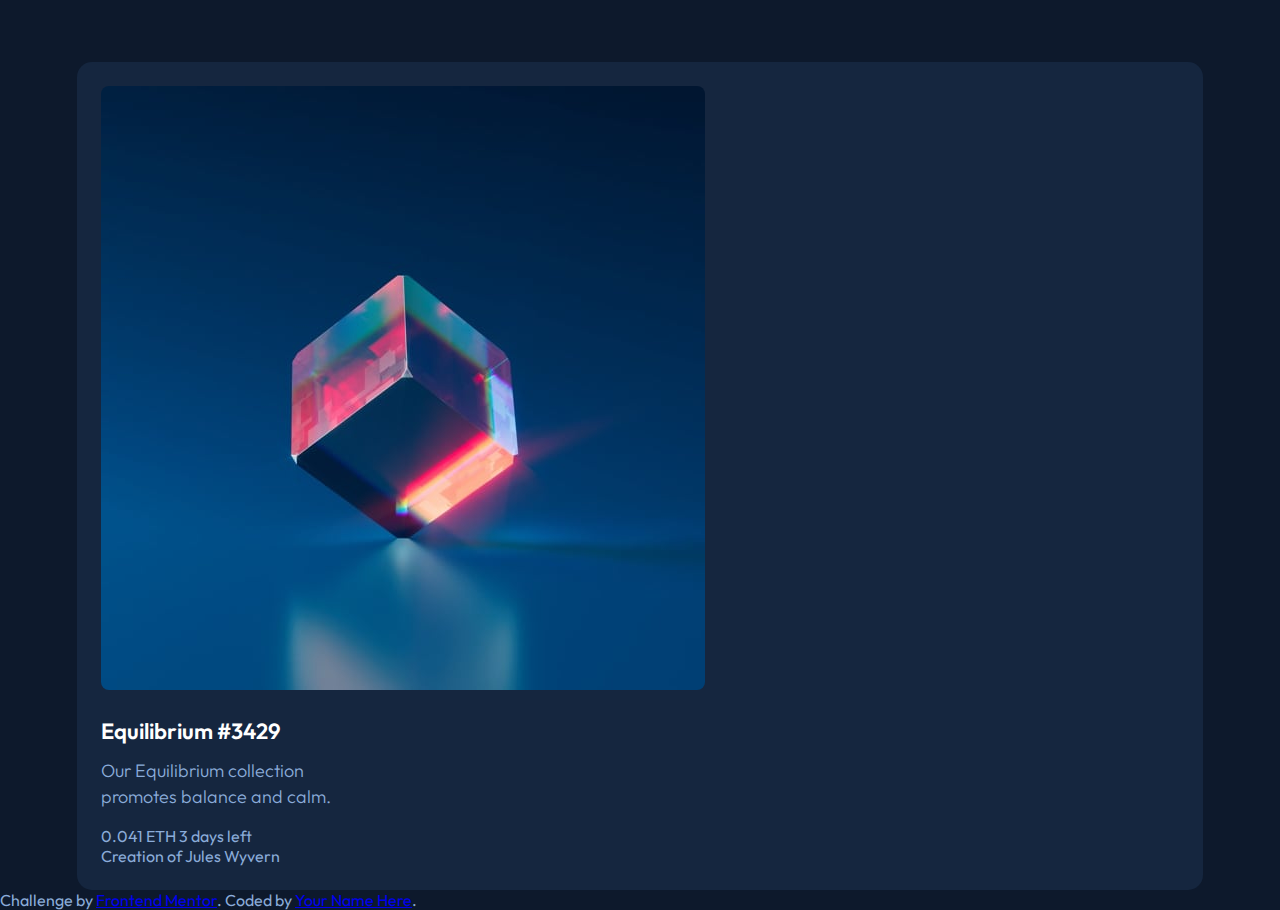
<file: nft-preview-card-component/index.html>
<!DOCTYPE html>
<html lang="en">
<head>
  <meta charset="UTF-8">
  <meta name="viewport" content="width=device-width, initial-scale=1.0">
  <link rel="icon" type="image/png" sizes="32x32" href="./images/favicon-32x32.png">
  <link rel="stylesheet" href="./styles/style.css">
  <title>Frontend Mentor | NFT preview card component</title>
</head>
<body>
  <main>
    <div class="card-container">
      <img class="equilibrium-img" src="./images/image-equilibrium.jpg" alt="">
      <div class="card-container-info">
        <h1>Equilibrium #3429</h1>
        <p class="card-description">Our Equilibrium collection<br> promotes balance and calm.</p>
        <div>
          0.041 ETH
          3 days left
        </div>
        <div>
          Creation of Jules Wyvern
        </div>
      </div>
    </div>
  </main>
  <footer>
    <div class="attribution">
      Challenge by <a href="https://www.frontendmentor.io?ref=challenge" target="_blank">Frontend Mentor</a>. 
      Coded by <a href="#">Your Name Here</a>.
    </div>
  </footer>  
</body>
</html>
</file>
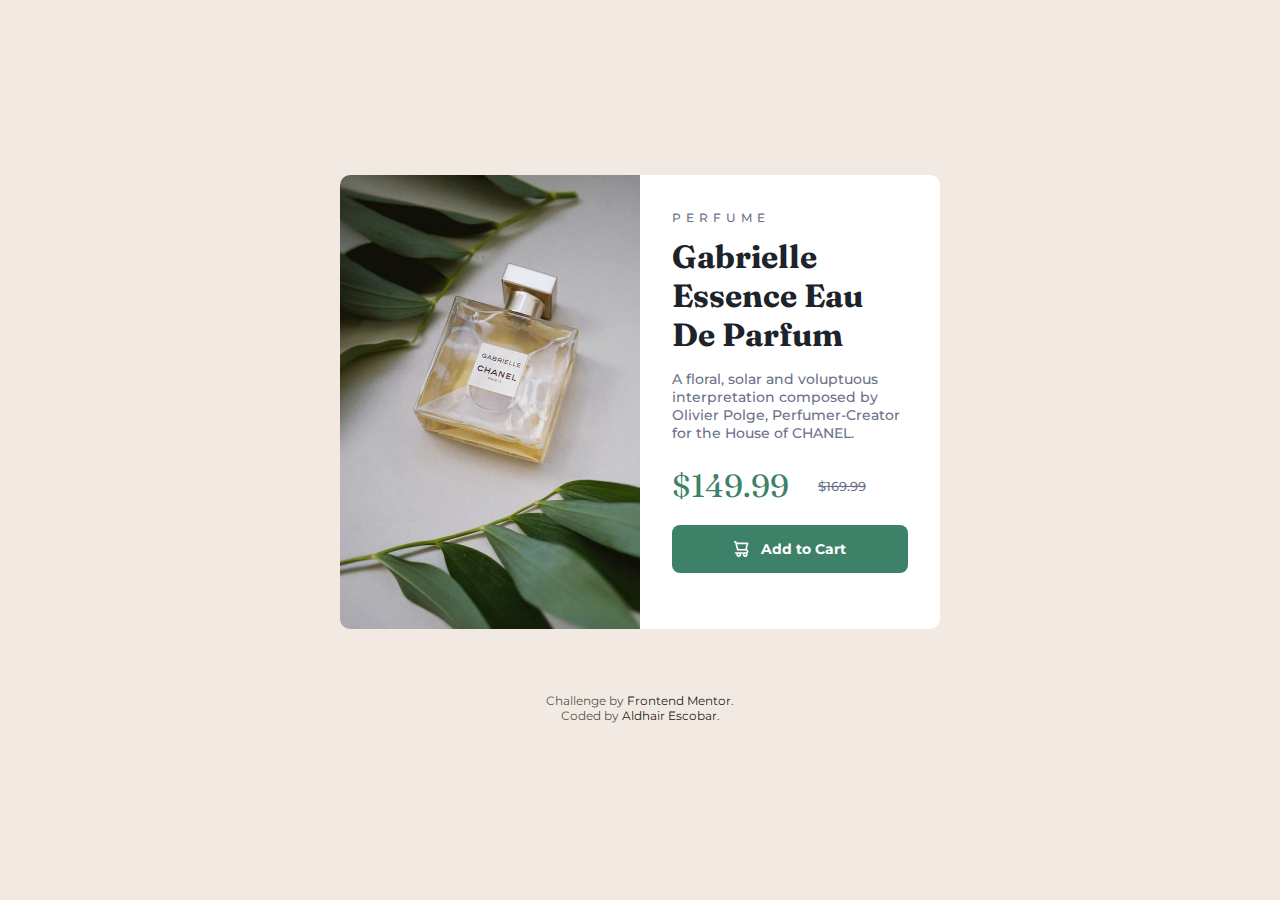
<file: Product preview card component/index.html>
<!DOCTYPE html>
<html lang="en">
<head>
  <meta charset="UTF-8">
  <meta name="viewport" content="width=device-width, initial-scale=1.0">
  <link rel="icon" type="image/png" sizes="32x32" href="./images/favicon-32x32.png">
  <link rel="stylesheet" href="./styles/style.css">
  <title>Frontend Mentor | Product preview card component</title>
</head>
<body>
  <main>
    <div class="card-container">
      <picture class="card-image-container">
        <source media="(max-width:500px)" srcset="./images/image-product-mobile.jpg">
        <img class="card-image" src="./images/image-product-desktop.jpg" alt="Gabrielle Parfum">
      </picture>
      <div class="card-container-info">
        <span class="card-overline">Perfume</span>
        <h1 class="card-title">Gabrielle Essence Eau De Parfum</h1>
        <p class="card-description">A floral, solar and voluptuous interpretation composed by Olivier Polge, Perfumer-Creator for the House of CHANEL.</p>
        <div class="card-price-info">
          <span class="card-price">$149.99</span>
          <span>$169.99</span>
        </div>
        <a class="btn" href="#"><img alt="" class="cart-icon-btn" src="./images/icon-cart.svg"> Add to Cart</a>
      </div>
    </div>

    <footer>
      <div class="attribution">
        Challenge by <a href="https://www.frontendmentor.io?ref=challenge" target="_blank">Frontend Mentor</a>.<br> 
        Coded by <a href="https://aldhairescobar.com/" target="_blank">Aldhair Escobar</a>.
      </div>
    </footer>
  </main>
</body>
</html>
</file>
<file: nft-preview-card-component/styles/style.css>
@import url('https://fonts.googleapis.com/css2?family=Outfit:wght@300;400;600&display=swap');


*{
  box-sizing: border-box;
}

body {
  margin: 0;
  font-size: 1rem;
  color: rgba(139, 172, 217, 1);
  background-color: rgba(13, 25, 44, 1);
  font-family: 'Outfit', sans-serif;
}

img {
  max-width: 100%;
}

.equilibrium-img {
  margin-bottom: 1.5rem;
  border-radius: 8px;
}

/* Typography */

h1, p {
  margin: 0;
}

h1 {
  color: rgba(255, 255, 255, 1);
  font-weight: 600;
  font-size: 1.375rem;
  line-height: 1.733rem;
  margin-bottom: 12px;
}

.card-description{
  font-weight: 300;
  font-size: 1.125rem;
  line-height: 1.625rem;
  margin-bottom: 1rem;
}

/* Layout */

.card-container {
  width: 88%;
  margin: 3.875rem auto 0;
  background-color: rgba(21, 38, 63, 1);
  padding: 1.5rem;
  border-radius: 15px;
}
</file>
<file: Product preview card component/styles/style.css>
@import url('https://fonts.googleapis.com/css2?family=Fraunces:opsz,wght@9..144,700&family=Montserrat:wght@500;700&display=swap');

/* 
  font-family: 'Fraunces', serif;
  font-family: 'Montserrat', sans-serif;
*/

*{
  box-sizing: border-box;
}

body {
  margin: 0;
  font-size: 1rem;
  background-color: rgba(242, 234, 226, 1);
  font-family: 'Montserrat', sans-serif;
}

img {
  max-width: 100%;
}

/* Typography */

h1,
p {
  margin: 0;
}

.card-overline {
  display: inline-block;
  text-transform: uppercase;
  font-weight: 500;
  font-size: 0.75rem;
  color: rgba(108, 114, 137, 1);
  letter-spacing: 5px;
  margin-bottom: 0.75rem;
}

.card-title {
  font-family: 'Fraunces', serif;
  font-size: 2rem;
  color: rgba(28, 35, 43, 1);
  margin-bottom: 1rem;
}

.card-description {
  font-weight: 500;
  font-size: 0.875rem;
  color: rgba(108, 114, 137, 1);
  margin-bottom: 1.5rem;
}

.card-price {
  font-family: 'Fraunces', serif;
  font-size: 2rem;
  color: #3D8168;
}

.card-price-info span:last-child{
  color: #6C7289;
  font-weight: 500;
  font-size: 0.81rem;
  text-decoration: line-through;
}

/* buttons */

.btn {
  display: flex;
  justify-content: center;
  align-items: center;
  font-size: 0.875rem;
  width: 100%;
  background-color: #3D8168;
  text-decoration: none;
  font-weight: 700;
  color: #ffffff;
  text-align: center;
  border-radius: 8px;
  padding: 0.93rem;
  cursor: pointer;
  transform: scale(1);
  transition: all 250ms;
}

.btn:hover,
.btn:focus {
  transform: scale(1.03);
  background-color: #1A4032;
}

.cart-icon-btn {
  margin-right: 0.70rem;
}

/* Layout */

.card-container {
  width: 92%;
  margin: 1.75rem auto 0;
  border-radius: 10px;
  overflow: hidden;
  background-color: #ffffff;
}

.card-container-info {
  padding: 1.5rem;
}

.card-price-info {
  max-width: 194px;
  display: flex;
  justify-content: space-between;
  align-items: center;
  margin-bottom: 1.25rem;
}


@media (min-width: 500px) {
  .card-container {
    display: flex;
    max-width: 600px;
    margin-top: 6rem;
  }

  .card-image{
    object-fit: cover;
    height: 100%;
  }

  .card-container-info {
    padding: 2rem;
  }
}

@media (min-width: 550px) {
  .card-container {
    margin-top: 10.9375rem;
  }

  .card-image-container {
    width: 50%;
  }

  .card-container-info {
    width: 50%;
  }
}

/* attribution */

.attribution {
  margin: 4rem 0 1rem;
  font-size: .75rem;
  color: rgba(0, 0, 0, .7);
  text-align: center;
}

.attribution a {
  color: rgba(0, 0, 0, .9);
  text-decoration: none;
}

.attribution a:hover,
.attribution a:focus {
  text-decoration: underline;
}
</file>
